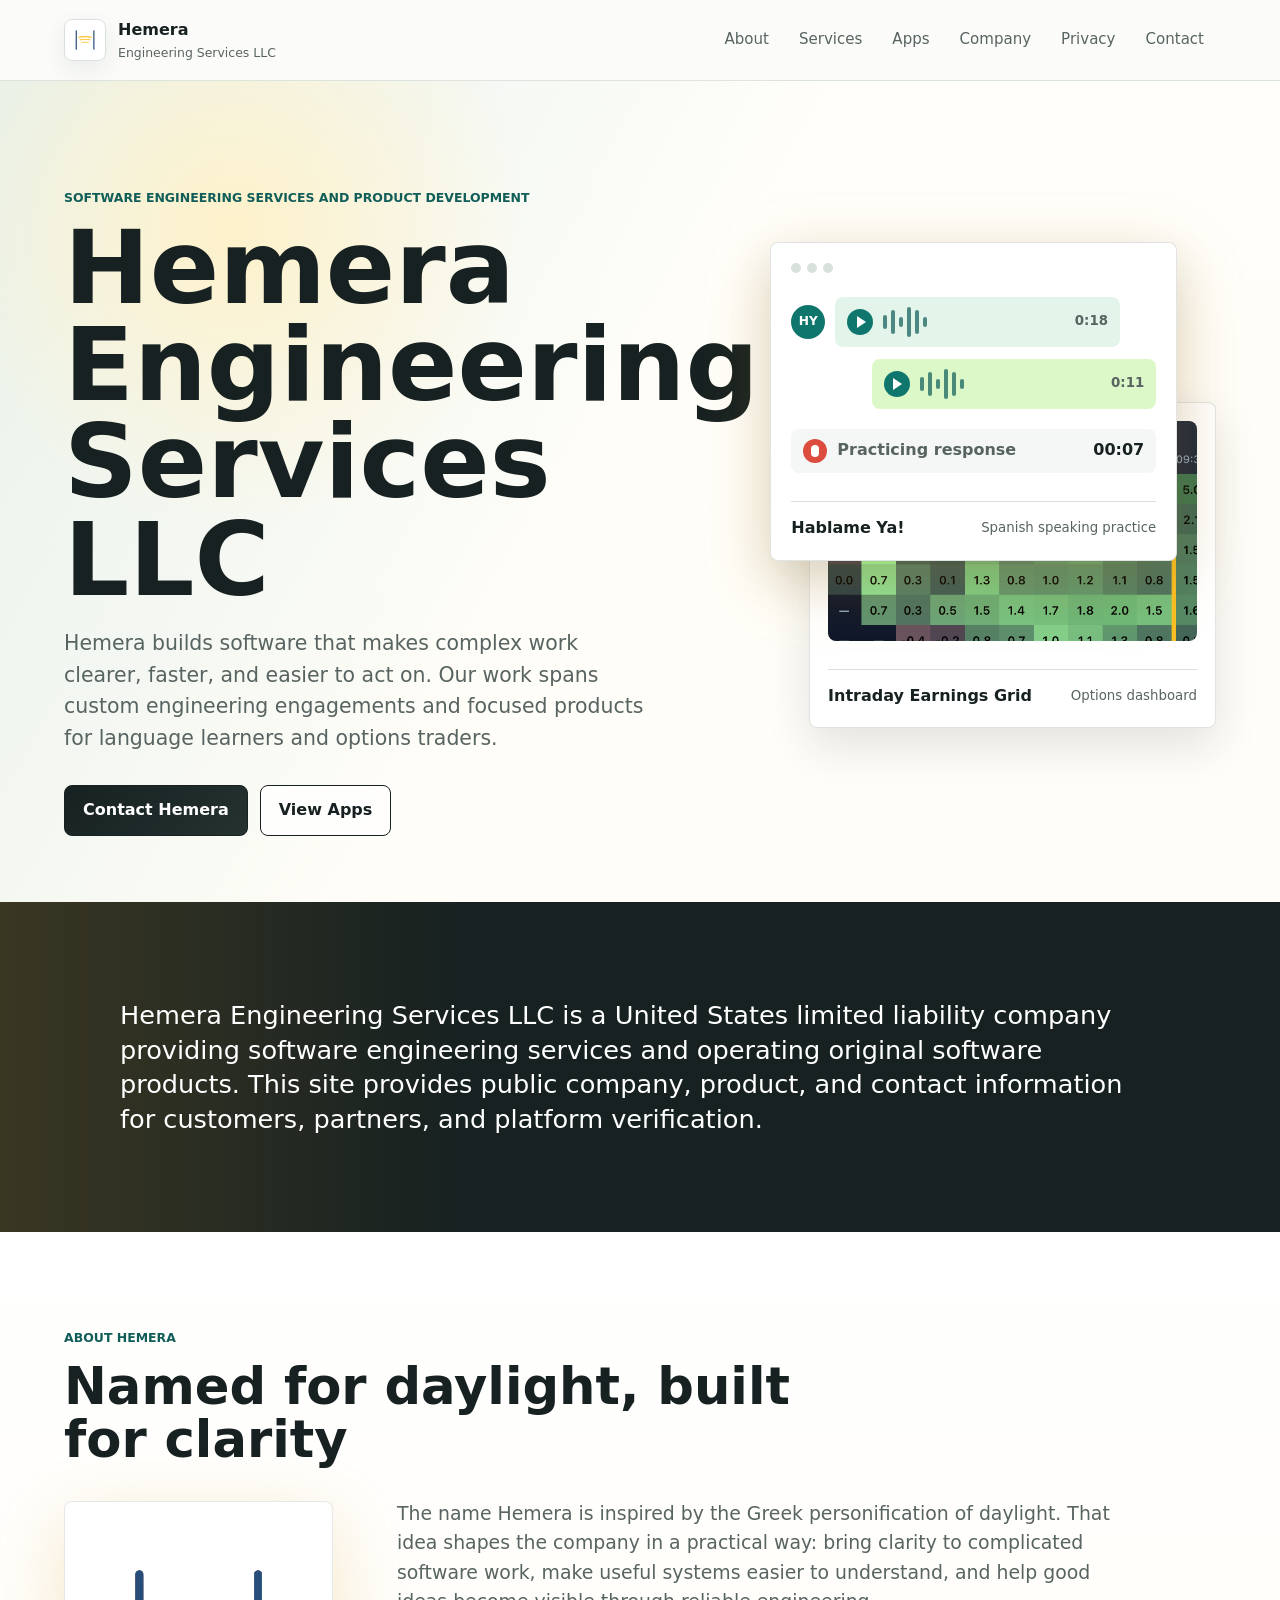
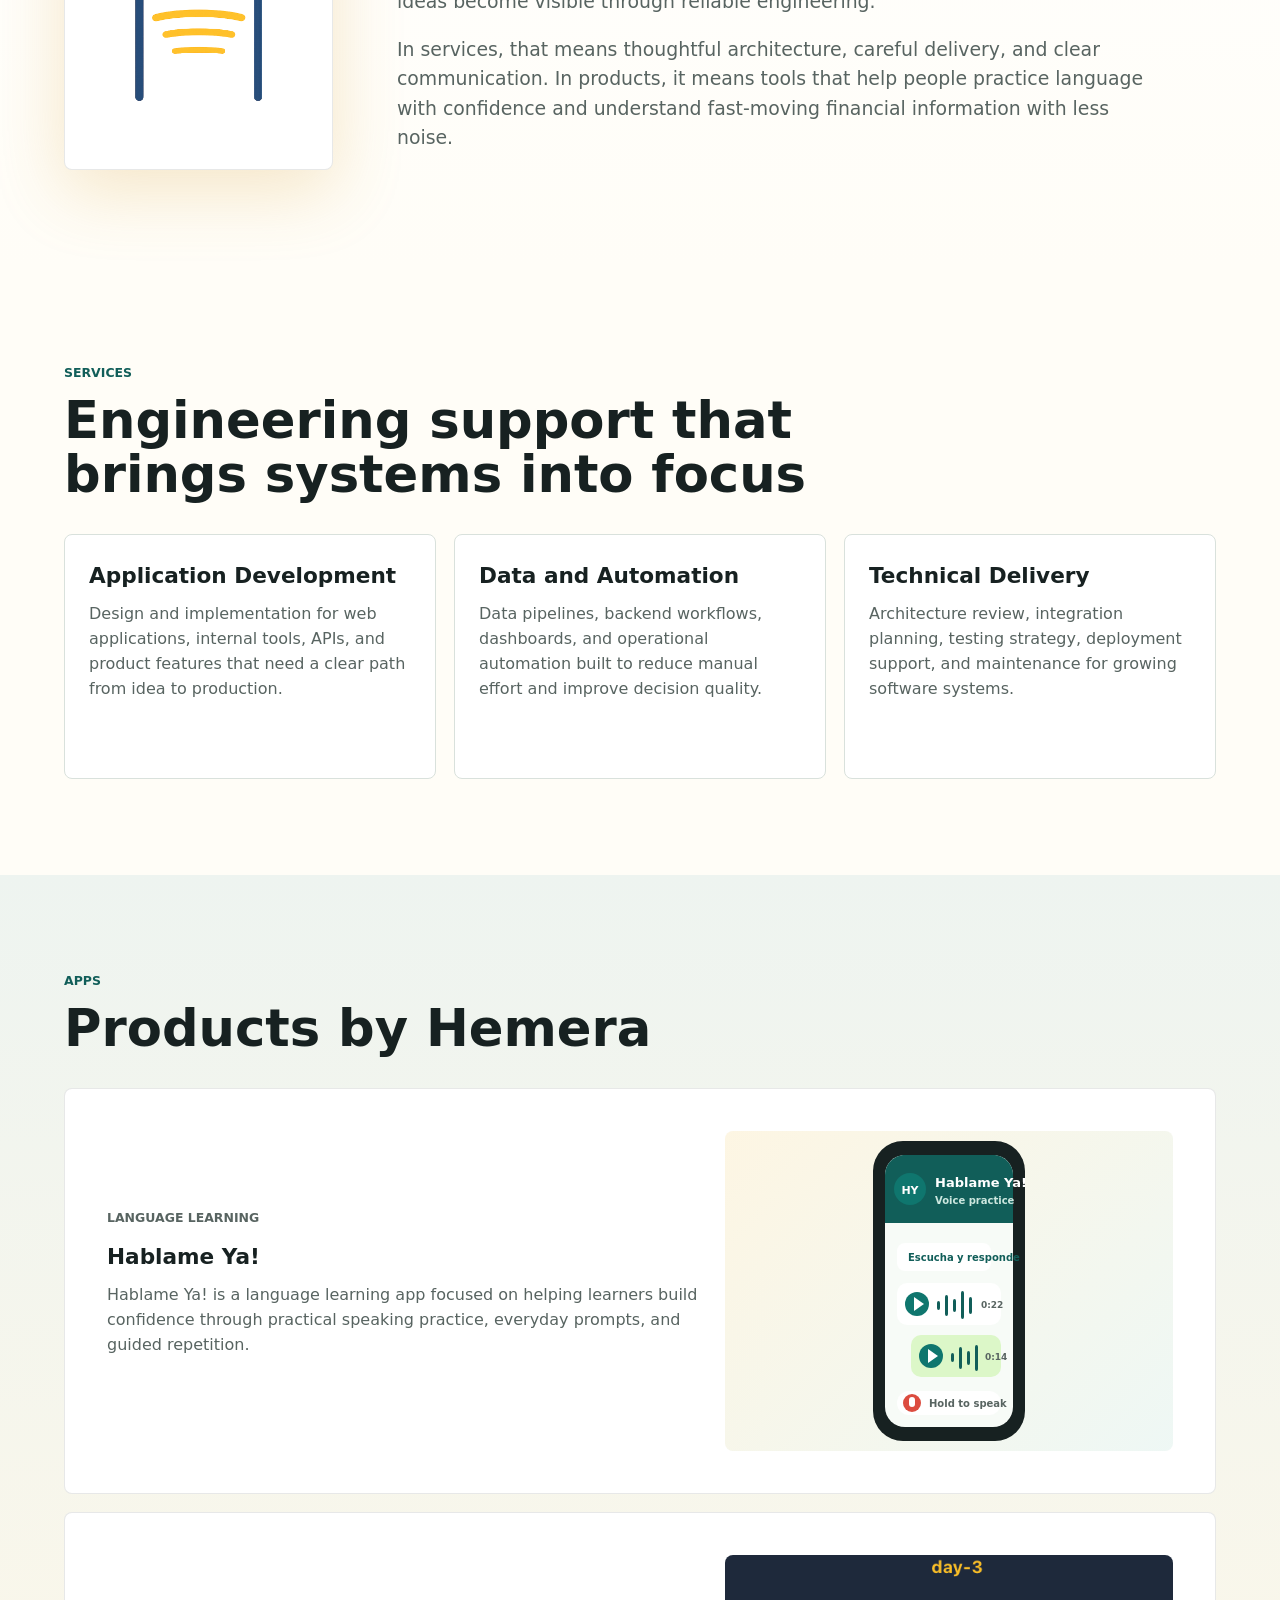
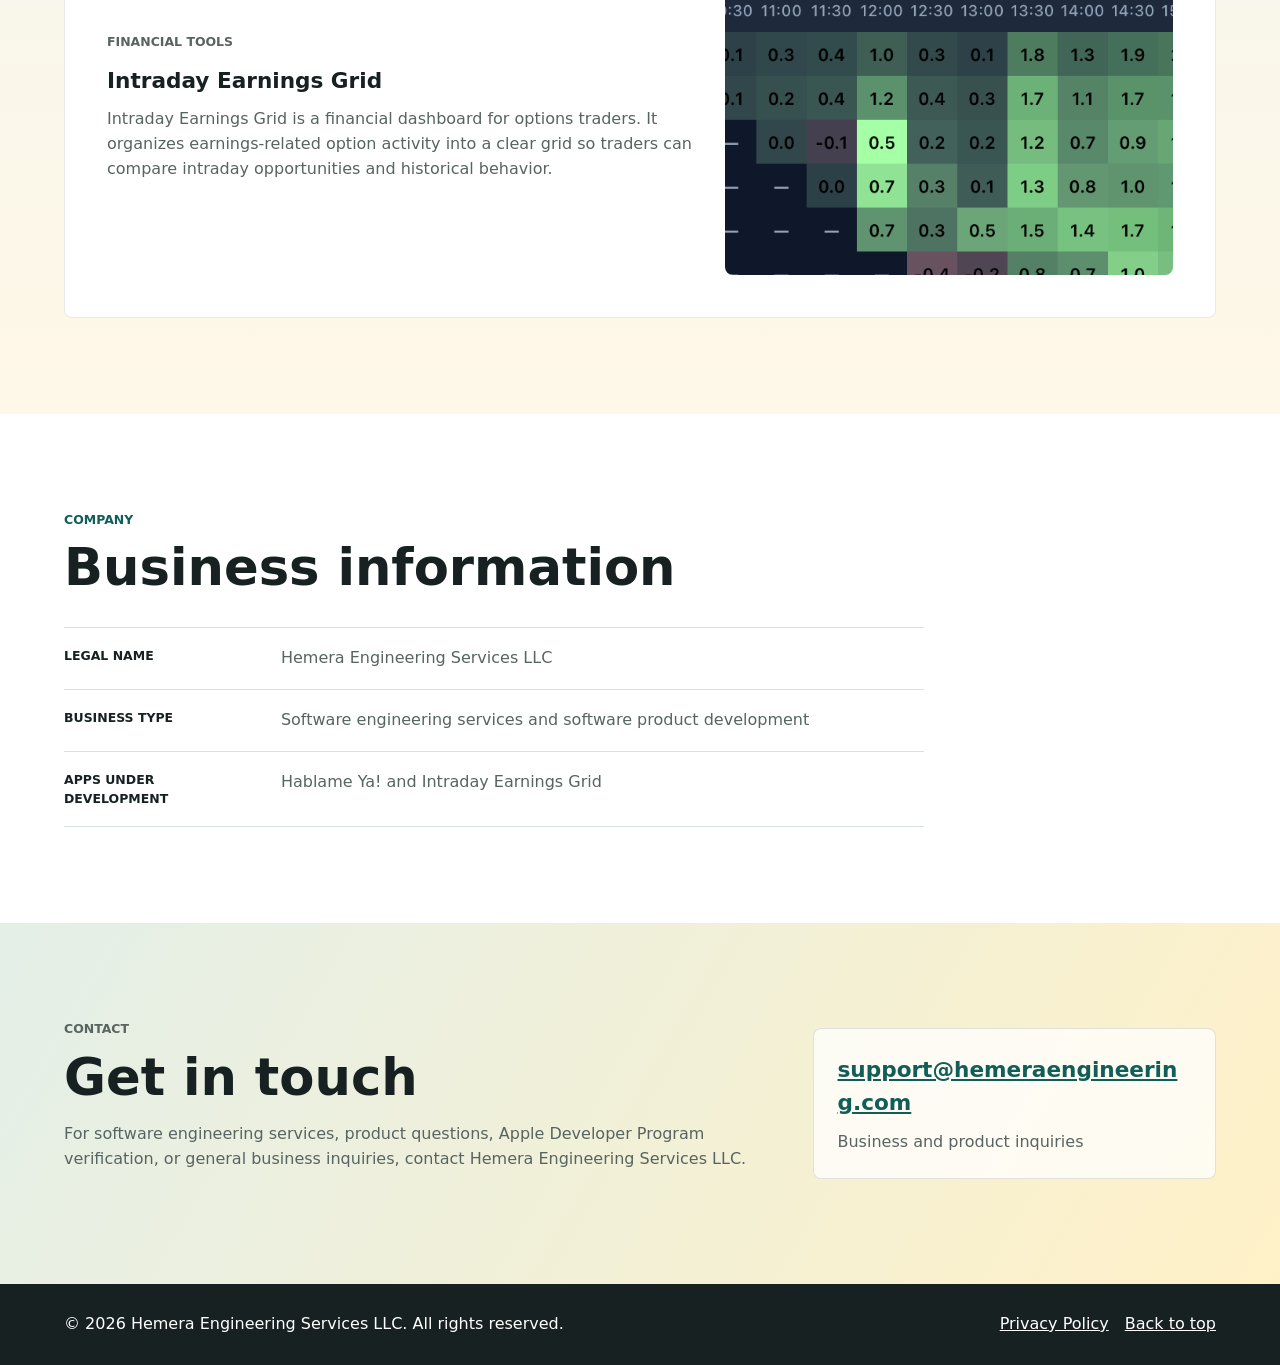
<file: index.html>
<!doctype html>
<html lang="en">
  <head>
    <meta charset="utf-8">
    <meta name="viewport" content="width=device-width, initial-scale=1">
    <title>Hemera Engineering Services LLC</title>
    <meta
      name="description"
      content="Hemera Engineering Services LLC provides software engineering services and builds Hablame Ya! and Intraday Earnings Grid."
    >
    <link rel="icon" href="assets/favicon.svg" type="image/svg+xml">
    <link rel="stylesheet" href="styles.css">
  </head>
  <body>
    <header class="site-header">
      <a class="brand" href="#top" aria-label="Hemera Engineering Services LLC home">
        <img class="brand-mark" src="assets/hemera-logo.png" alt="" width="42" height="42">
        <span>
          <strong>Hemera</strong>
          <small>Engineering Services LLC</small>
        </span>
      </a>
      <nav aria-label="Primary navigation">
        <a href="#about">About</a>
        <a href="#services">Services</a>
        <a href="#apps">Apps</a>
        <a href="#company">Company</a>
        <a href="privacy.html">Privacy</a>
        <a href="#contact">Contact</a>
      </nav>
    </header>

    <main id="top">
      <section class="hero" aria-labelledby="hero-title">
        <div class="hero-copy">
          <p class="eyebrow">Software engineering services and product development</p>
          <h1 id="hero-title">Hemera Engineering Services LLC</h1>
          <p class="hero-lede">
            Hemera builds software that makes complex work clearer, faster, and easier
            to act on. Our work spans custom engineering engagements and focused products
            for language learners and options traders.
          </p>
          <div class="hero-actions">
            <a class="button primary" href="#contact">Contact Hemera</a>
            <a class="button secondary" href="#apps">View Apps</a>
          </div>
        </div>

        <div class="hero-visual" aria-label="Product interface previews">
          <div class="device language-preview">
            <div class="device-bar">
              <span></span>
              <span></span>
              <span></span>
            </div>
            <div class="voice-thread">
              <div class="voice-row coach">
                <span class="avatar">HY</span>
                <div class="voice-bubble">
                  <span class="play-dot"></span>
                  <span class="waveform">
                    <i></i><i></i><i></i><i></i><i></i><i></i>
                  </span>
                  <small>0:18</small>
                </div>
              </div>
              <div class="voice-row learner">
                <div class="voice-bubble">
                  <span class="play-dot"></span>
                  <span class="waveform">
                    <i></i><i></i><i></i><i></i><i></i><i></i>
                  </span>
                  <small>0:11</small>
                </div>
              </div>
              <div class="recording-bar">
                <span class="mic-dot"></span>
                <span>Practicing response</span>
                <strong>00:07</strong>
              </div>
            </div>
            <div class="progress-strip">
              <strong>Hablame Ya!</strong>
              <small>Spanish speaking practice</small>
            </div>
          </div>
          <div class="device market-preview">
            <img
              class="market-preview-image"
              src="assets/ieg.png"
              alt="Intraday Earnings Grid dashboard"
              width="1652"
              height="974"
            />
            <div class="progress-strip">
              <strong>Intraday Earnings Grid</strong>
              <small>Options dashboard</small>
            </div>
          </div>
        </div>
      </section>

      <section class="section intro-band" aria-label="Company summary">
        <p>
          Hemera Engineering Services LLC is a United States limited liability company
          providing software engineering services and operating original software products.
          This site provides public company, product, and contact information for customers,
          partners, and platform verification.
        </p>
      </section>

      <section class="section about-section" id="about" aria-labelledby="about-title">
        <div class="section-heading">
          <p class="eyebrow">About Hemera</p>
          <h2 id="about-title">Named for daylight, built for clarity</h2>
        </div>
        <div class="about-layout">
          <div class="about-logo-wrap" aria-hidden="true">
            <img src="assets/hemera-logo.png" alt="" width="280" height="280">
          </div>
          <div class="about-copy">
            <p>
              The name Hemera is inspired by the Greek personification of daylight.
              That idea shapes the company in a practical way: bring clarity to complicated
              software work, make useful systems easier to understand, and help good ideas
              become visible through reliable engineering.
            </p>
            <p>
              In services, that means thoughtful architecture, careful delivery, and clear
              communication. In products, it means tools that help people practice language
              with confidence and understand fast-moving financial information with less noise.
            </p>
          </div>
        </div>
      </section>

      <section class="section" id="services" aria-labelledby="services-title">
        <div class="section-heading">
          <p class="eyebrow">Services</p>
          <h2 id="services-title">Engineering support that brings systems into focus</h2>
        </div>
        <div class="service-grid">
          <article>
            <h3>Application Development</h3>
            <p>
              Design and implementation for web applications, internal tools, APIs, and
              product features that need a clear path from idea to production.
            </p>
          </article>
          <article>
            <h3>Data and Automation</h3>
            <p>
              Data pipelines, backend workflows, dashboards, and operational automation
              built to reduce manual effort and improve decision quality.
            </p>
          </article>
          <article>
            <h3>Technical Delivery</h3>
            <p>
              Architecture review, integration planning, testing strategy, deployment
              support, and maintenance for growing software systems.
            </p>
          </article>
        </div>
      </section>

      <section class="section apps-section" id="apps" aria-labelledby="apps-title">
        <div class="section-heading">
          <p class="eyebrow">Apps</p>
          <h2 id="apps-title">Products by Hemera</h2>
        </div>

        <div class="app-list">
          <article class="app-panel">
            <div>
              <p class="app-kicker">Language Learning</p>
              <h3>Hablame Ya!</h3>
              <p>
                Hablame Ya! is a language learning app focused on helping learners build
                confidence through practical speaking practice, everyday prompts, and
                guided repetition.
              </p>
            </div>
            <div class="app-shot language-shot" aria-hidden="true">
              <svg class="voice-chat-illustration" viewBox="0 0 260 320" aria-hidden="true">
                <rect x="54" y="10" width="152" height="300" rx="30" fill="#172121"></rect>
                <rect x="66" y="24" width="128" height="272" rx="20" fill="#f7fbf7"></rect>
                <path d="M66 44c0-11 9-20 20-20h88c11 0 20 9 20 20v48H66V44z" fill="#115e59"></path>
                <circle cx="91" cy="58" r="16" fill="#0f766e"></circle>
                <text x="91" y="63" text-anchor="middle" fill="#fff" font-size="11" font-weight="800">HY</text>
                <text x="116" y="56" fill="#fff" font-size="13" font-weight="800">Hablame Ya!</text>
                <text x="116" y="73" fill="#cce7df" font-size="10" font-weight="700">Voice practice</text>

                <rect x="78" y="112" width="94" height="28" rx="8" fill="#fff"></rect>
                <text x="89" y="130" fill="#115e59" font-size="10" font-weight="800">Escucha y responde</text>

                <rect x="78" y="152" width="104" height="42" rx="10" fill="#fff"></rect>
                <circle cx="98" cy="173" r="12" fill="#0f766e"></circle>
                <path d="M95 166l10 7-10 7z" fill="#fff"></path>
                <rect x="118" y="170" width="3" height="9" rx="2" fill="#115e59"></rect>
                <rect x="126" y="164" width="3" height="21" rx="2" fill="#115e59"></rect>
                <rect x="134" y="168" width="3" height="13" rx="2" fill="#115e59"></rect>
                <rect x="142" y="160" width="3" height="28" rx="2" fill="#115e59"></rect>
                <rect x="150" y="166" width="3" height="17" rx="2" fill="#115e59"></rect>
                <text x="162" y="177" fill="#586461" font-size="9" font-weight="800">0:22</text>

                <rect x="92" y="204" width="90" height="42" rx="10" fill="#dcf7c8"></rect>
                <circle cx="112" cy="225" r="12" fill="#0f766e"></circle>
                <path d="M109 218l10 7-10 7z" fill="#fff"></path>
                <rect x="132" y="222" width="3" height="9" rx="2" fill="#115e59"></rect>
                <rect x="140" y="216" width="3" height="22" rx="2" fill="#115e59"></rect>
                <rect x="148" y="220" width="3" height="14" rx="2" fill="#115e59"></rect>
                <rect x="156" y="214" width="3" height="26" rx="2" fill="#115e59"></rect>
                <text x="166" y="229" fill="#586461" font-size="9" font-weight="800">0:14</text>

                <rect x="78" y="260" width="104" height="24" rx="12" fill="#fff"></rect>
                <circle cx="93" cy="272" r="9" fill="#dc4c3f"></circle>
                <rect x="90" y="266" width="6" height="10" rx="3" fill="#fff"></rect>
                <text x="110" y="276" fill="#586461" font-size="10" font-weight="800">Hold to speak</text>
              </svg>
            </div>
          </article>

          <article class="app-panel">
            <div>
              <p class="app-kicker">Financial Tools</p>
              <h3>Intraday Earnings Grid</h3>
              <p>
                Intraday Earnings Grid is a financial dashboard for options traders. It
                organizes earnings-related option activity into a clear grid so traders can
                compare intraday opportunities and historical behavior.
              </p>
            </div>
            <div class="app-shot dashboard-shot">
              <img
                src="assets/ieg.png"
                alt="Intraday Earnings Grid dashboard"
                loading="lazy"
                width="1652"
                height="974"
              />
            </div>
          </article>
        </div>
      </section>

      <section class="section company-section" id="company" aria-labelledby="company-title">
        <div class="section-heading">
          <p class="eyebrow">Company</p>
          <h2 id="company-title">Business information</h2>
        </div>
        <dl class="company-facts">
          <div>
            <dt>Legal name</dt>
            <dd>Hemera Engineering Services LLC</dd>
          </div>
          <div>
            <dt>Business type</dt>
            <dd>Software engineering services and software product development</dd>
          </div>
          <div>
            <dt>Apps under development</dt>
            <dd>Hablame Ya! and Intraday Earnings Grid</dd>
          </div>
        </dl>
      </section>

      <section class="section contact-section" id="contact" aria-labelledby="contact-title">
        <div>
          <p class="eyebrow">Contact</p>
          <h2 id="contact-title">Get in touch</h2>
          <p>
            For software engineering services, product questions, Apple Developer Program
            verification, or general business inquiries, contact Hemera Engineering Services LLC.
          </p>
        </div>
        <address>
          <a href="mailto:support@hemeraengineering.com">support@hemeraengineering.com</a>
          <span>Business and product inquiries</span>
        </address>
      </section>
    </main>

    <footer class="site-footer">
      <p>&copy; <span id="year">2026</span> Hemera Engineering Services LLC. All rights reserved.</p>
      <div class="footer-links">
        <a href="privacy.html">Privacy Policy</a>
        <a href="#top">Back to top</a>
      </div>
    </footer>
  </body>
</html>
</file>
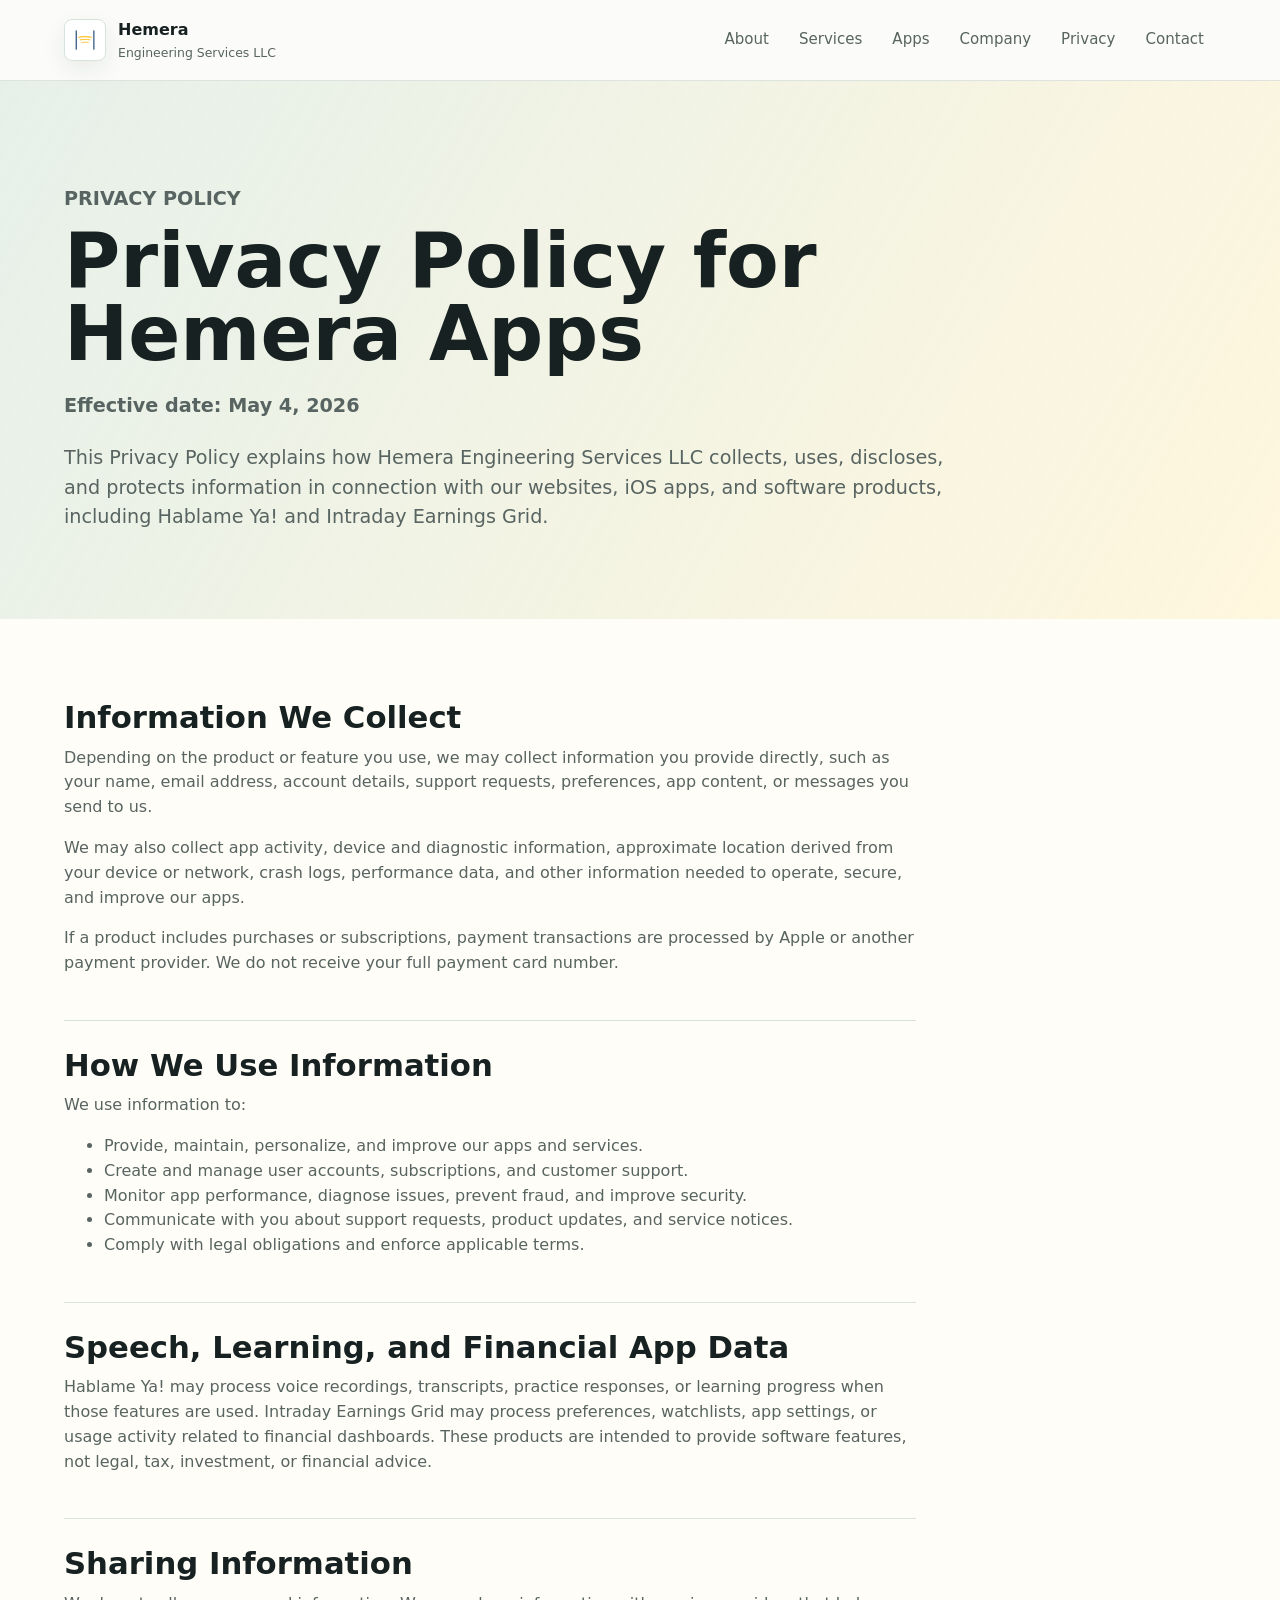
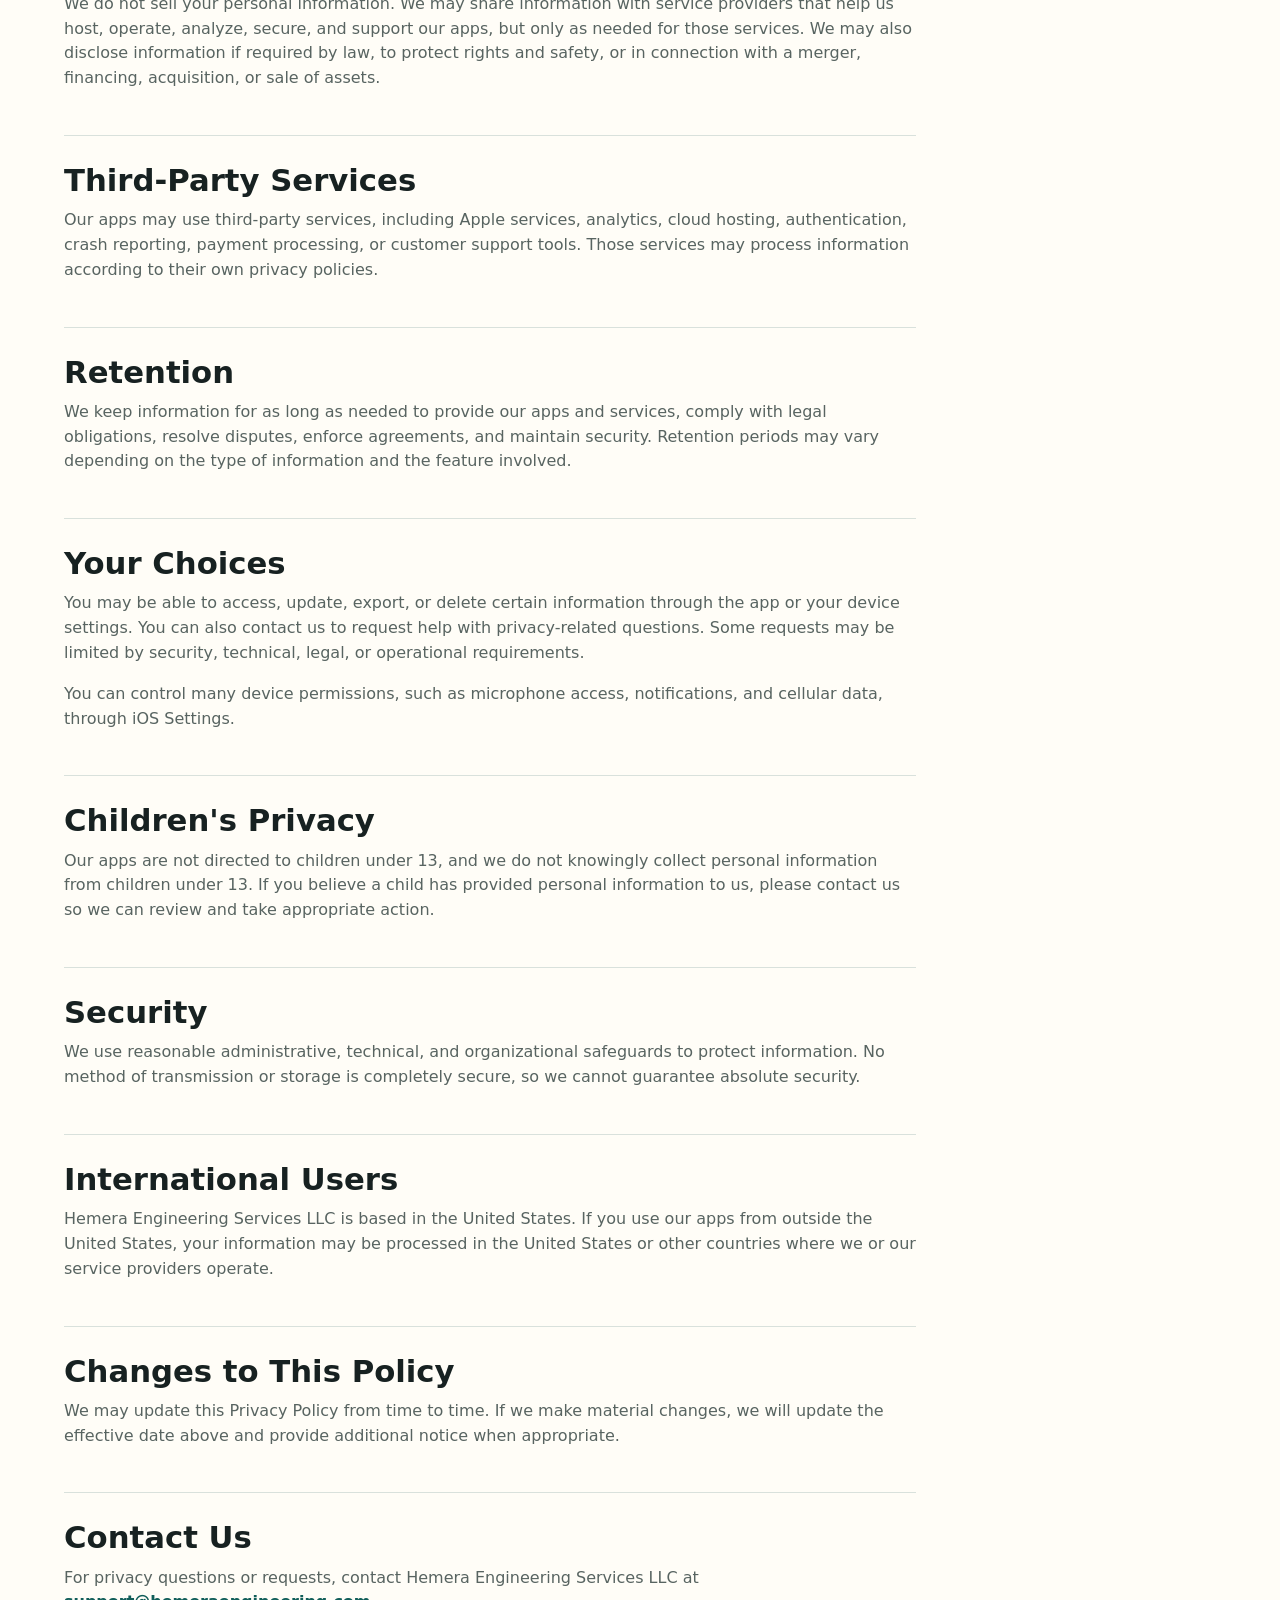
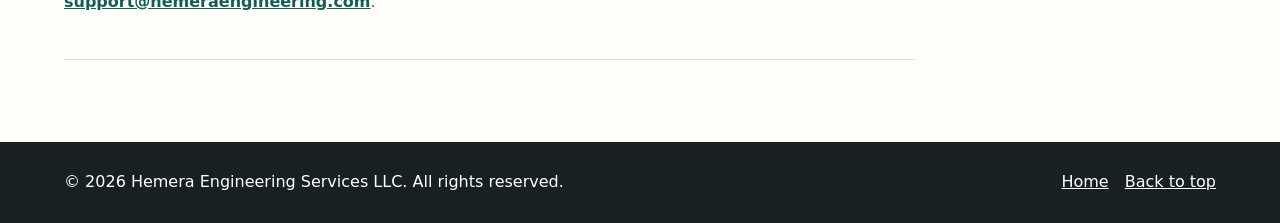
<file: privacy.html>
<!doctype html>
<html lang="en">
  <head>
    <meta charset="utf-8">
    <meta name="viewport" content="width=device-width, initial-scale=1">
    <title>Privacy Policy | Hemera Engineering Services LLC</title>
    <meta
      name="description"
      content="Privacy Policy for iOS apps and software products operated by Hemera Engineering Services LLC."
    >
    <link rel="icon" href="assets/favicon.svg" type="image/svg+xml">
    <link rel="stylesheet" href="styles.css">
  </head>
  <body>
    <header class="site-header">
      <a class="brand" href="index.html#top" aria-label="Hemera Engineering Services LLC home">
        <img class="brand-mark" src="assets/hemera-logo.png" alt="" width="42" height="42">
        <span>
          <strong>Hemera</strong>
          <small>Engineering Services LLC</small>
        </span>
      </a>
      <nav aria-label="Primary navigation">
        <a href="index.html#about">About</a>
        <a href="index.html#services">Services</a>
        <a href="index.html#apps">Apps</a>
        <a href="index.html#company">Company</a>
        <a href="privacy.html" aria-current="page">Privacy</a>
        <a href="index.html#contact">Contact</a>
      </nav>
    </header>

    <main id="top">
      <section class="legal-hero" aria-labelledby="privacy-title">
        <p class="eyebrow">Privacy Policy</p>
        <h1 id="privacy-title">Privacy Policy for Hemera Apps</h1>
        <p class="legal-updated">Effective date: May 4, 2026</p>
        <p>
          This Privacy Policy explains how Hemera Engineering Services LLC collects, uses,
          discloses, and protects information in connection with our websites, iOS apps,
          and software products, including Hablame Ya! and Intraday Earnings Grid.
        </p>
      </section>

      <section class="legal-content" aria-label="Privacy policy details">
        <article>
          <h2>Information We Collect</h2>
          <p>
            Depending on the product or feature you use, we may collect information you
            provide directly, such as your name, email address, account details, support
            requests, preferences, app content, or messages you send to us.
          </p>
          <p>
            We may also collect app activity, device and diagnostic information, approximate
            location derived from your device or network, crash logs, performance data, and
            other information needed to operate, secure, and improve our apps.
          </p>
          <p>
            If a product includes purchases or subscriptions, payment transactions are
            processed by Apple or another payment provider. We do not receive your full
            payment card number.
          </p>
        </article>

        <article>
          <h2>How We Use Information</h2>
          <p>We use information to:</p>
          <ul>
            <li>Provide, maintain, personalize, and improve our apps and services.</li>
            <li>Create and manage user accounts, subscriptions, and customer support.</li>
            <li>Monitor app performance, diagnose issues, prevent fraud, and improve security.</li>
            <li>Communicate with you about support requests, product updates, and service notices.</li>
            <li>Comply with legal obligations and enforce applicable terms.</li>
          </ul>
        </article>

        <article>
          <h2>Speech, Learning, and Financial App Data</h2>
          <p>
            Hablame Ya! may process voice recordings, transcripts, practice responses, or
            learning progress when those features are used. Intraday Earnings Grid may
            process preferences, watchlists, app settings, or usage activity related to
            financial dashboards. These products are intended to provide software features,
            not legal, tax, investment, or financial advice.
          </p>
        </article>

        <article>
          <h2>Sharing Information</h2>
          <p>
            We do not sell your personal information. We may share information with service
            providers that help us host, operate, analyze, secure, and support our apps, but
            only as needed for those services. We may also disclose information if required
            by law, to protect rights and safety, or in connection with a merger, financing,
            acquisition, or sale of assets.
          </p>
        </article>

        <article>
          <h2>Third-Party Services</h2>
          <p>
            Our apps may use third-party services, including Apple services, analytics,
            cloud hosting, authentication, crash reporting, payment processing, or customer
            support tools. Those services may process information according to their own
            privacy policies.
          </p>
        </article>

        <article>
          <h2>Retention</h2>
          <p>
            We keep information for as long as needed to provide our apps and services,
            comply with legal obligations, resolve disputes, enforce agreements, and
            maintain security. Retention periods may vary depending on the type of
            information and the feature involved.
          </p>
        </article>

        <article>
          <h2>Your Choices</h2>
          <p>
            You may be able to access, update, export, or delete certain information through
            the app or your device settings. You can also contact us to request help with
            privacy-related questions. Some requests may be limited by security, technical,
            legal, or operational requirements.
          </p>
          <p>
            You can control many device permissions, such as microphone access, notifications,
            and cellular data, through iOS Settings.
          </p>
        </article>

        <article>
          <h2>Children's Privacy</h2>
          <p>
            Our apps are not directed to children under 13, and we do not knowingly collect
            personal information from children under 13. If you believe a child has provided
            personal information to us, please contact us so we can review and take
            appropriate action.
          </p>
        </article>

        <article>
          <h2>Security</h2>
          <p>
            We use reasonable administrative, technical, and organizational safeguards to
            protect information. No method of transmission or storage is completely secure,
            so we cannot guarantee absolute security.
          </p>
        </article>

        <article>
          <h2>International Users</h2>
          <p>
            Hemera Engineering Services LLC is based in the United States. If you use our
            apps from outside the United States, your information may be processed in the
            United States or other countries where we or our service providers operate.
          </p>
        </article>

        <article>
          <h2>Changes to This Policy</h2>
          <p>
            We may update this Privacy Policy from time to time. If we make material
            changes, we will update the effective date above and provide additional notice
            when appropriate.
          </p>
        </article>

        <article>
          <h2>Contact Us</h2>
          <p>
            For privacy questions or requests, contact Hemera Engineering Services LLC at
            <a href="mailto:support@hemeraengineering.com">support@hemeraengineering.com</a>.
          </p>
        </article>
      </section>
    </main>

    <footer class="site-footer">
      <p>&copy; <span id="year">2026</span> Hemera Engineering Services LLC. All rights reserved.</p>
      <div class="footer-links">
        <a href="index.html#top">Home</a>
        <a href="#top">Back to top</a>
      </div>
    </footer>
  </body>
</html>
</file>
<file: styles.css>
:root {
  color-scheme: light;
  --ink: #172121;
  --muted: #586461;
  --line: #d9e1dc;
  --paper: #fffdf7;
  --panel: #ffffff;
  --sage: #e4efe8;
  --teal: #0f766e;
  --teal-dark: #115e59;
  --gold: #d79a2b;
  --gold-soft: #fff1c7;
  --sky: #dcecff;
  --red: #dc4c3f;
  --shadow: 0 18px 45px rgba(23, 33, 33, 0.12);
  --glow: 0 20px 70px rgba(215, 154, 43, 0.24);
}

* {
  box-sizing: border-box;
}

html {
  scroll-behavior: smooth;
}

body {
  margin: 0;
  background: var(--paper);
  color: var(--ink);
  font-family:
    Inter, ui-sans-serif, system-ui, -apple-system, BlinkMacSystemFont, "Segoe UI",
    sans-serif;
  line-height: 1.55;
}

a {
  color: inherit;
}

.site-header {
  position: sticky;
  top: 0;
  z-index: 10;
  display: flex;
  align-items: center;
  justify-content: space-between;
  gap: 24px;
  padding: 18px clamp(20px, 5vw, 72px);
  border-bottom: 1px solid rgba(217, 225, 220, 0.85);
  background: rgba(251, 252, 249, 0.92);
  backdrop-filter: blur(18px);
}

.brand {
  display: inline-flex;
  align-items: center;
  gap: 12px;
  min-width: 220px;
  text-decoration: none;
}

.brand-mark {
  width: 42px;
  height: 42px;
  border: 1px solid var(--line);
  border-radius: 8px;
  background: #fff;
  box-shadow: 0 8px 22px rgba(23, 33, 33, 0.08);
  object-fit: cover;
}

.brand strong,
.brand small {
  display: block;
}

.brand small {
  color: var(--muted);
  font-size: 0.78rem;
}

nav {
  display: flex;
  flex-wrap: wrap;
  justify-content: flex-end;
  gap: 6px;
}

nav a {
  min-height: 38px;
  padding: 8px 12px;
  border-radius: 8px;
  color: var(--muted);
  font-size: 0.94rem;
  text-decoration: none;
}

nav a:hover {
  background: var(--sage);
  color: var(--ink);
}

.hero {
  display: grid;
  grid-template-columns: minmax(0, 1fr) minmax(320px, 0.82fr);
  align-items: center;
  gap: clamp(32px, 6vw, 82px);
  min-height: calc(100vh - 79px);
  padding: clamp(48px, 8vw, 96px) clamp(20px, 5vw, 72px) 56px;
  background:
    radial-gradient(circle at 18% 18%, rgba(255, 241, 199, 0.92), transparent 24%),
    linear-gradient(120deg, rgba(228, 239, 232, 0.88), rgba(255, 253, 247, 0.65) 48%),
    linear-gradient(180deg, #fff, var(--paper));
}

.hero-copy {
  max-width: 760px;
}

.eyebrow,
.app-kicker {
  margin: 0 0 12px;
  color: var(--teal-dark);
  font-size: 0.78rem;
  font-weight: 800;
  letter-spacing: 0;
  text-transform: uppercase;
}

h1,
h2,
h3,
p {
  margin-top: 0;
}

h1 {
  max-width: 780px;
  margin-bottom: 20px;
  font-size: clamp(3rem, 8vw, 6.8rem);
  line-height: 0.95;
  letter-spacing: 0;
}

h2 {
  margin-bottom: 18px;
  font-size: clamp(2rem, 4vw, 3.4rem);
  line-height: 1.05;
  letter-spacing: 0;
}

h3 {
  margin-bottom: 10px;
  font-size: 1.35rem;
}

.hero-lede {
  max-width: 680px;
  color: var(--muted);
  font-size: clamp(1.06rem, 2vw, 1.28rem);
}

.hero-actions {
  display: flex;
  flex-wrap: wrap;
  gap: 12px;
  margin-top: 30px;
}

.button {
  display: inline-flex;
  align-items: center;
  justify-content: center;
  min-height: 48px;
  padding: 12px 18px;
  border: 1px solid var(--ink);
  border-radius: 8px;
  font-weight: 800;
  text-decoration: none;
}

.button.primary {
  background: linear-gradient(135deg, var(--ink), #243230);
  color: #fff;
}

.button.secondary {
  background: rgba(255, 255, 255, 0.78);
}

.hero-visual {
  position: relative;
  min-height: 540px;
}

.device {
  position: absolute;
  width: min(84%, 440px);
  border: 1px solid rgba(23, 33, 33, 0.12);
  border-radius: 8px;
  background: var(--panel);
  box-shadow: var(--shadow);
}

.language-preview {
  top: 0;
  right: 8%;
  z-index: 2;
  padding: 20px;
  box-shadow: var(--shadow), var(--glow);
}

.market-preview {
  right: 0;
  bottom: 54px;
  z-index: 1;
  padding: 18px;
}

.device-bar {
  display: flex;
  gap: 6px;
  margin-bottom: 24px;
}

.device-bar span {
  width: 10px;
  height: 10px;
  border-radius: 50%;
  background: var(--line);
}

.voice-thread {
  display: grid;
  gap: 12px;
}

.voice-row {
  display: flex;
  align-items: center;
  gap: 10px;
}

.voice-row.learner {
  justify-content: flex-end;
}

.avatar {
  display: grid;
  flex: 0 0 auto;
  width: 34px;
  height: 34px;
  place-items: center;
  border-radius: 50%;
  background: var(--teal);
  color: #fff;
  font-size: 0.76rem;
  font-weight: 900;
}

.voice-bubble {
  display: flex;
  align-items: center;
  gap: 10px;
  width: min(78%, 300px);
  min-height: 48px;
  padding: 10px 12px;
  border-radius: 8px;
  background: #e3f4eb;
  color: var(--teal-dark);
}

.voice-row.learner .voice-bubble {
  background: #dcf7c8;
}

.play-dot,
.mic-dot {
  display: grid;
  flex: 0 0 auto;
  width: 26px;
  height: 26px;
  place-items: center;
  border-radius: 50%;
  background: var(--teal);
}

.play-dot::before {
  width: 0;
  height: 0;
  margin-left: 2px;
  border-top: 6px solid transparent;
  border-bottom: 6px solid transparent;
  border-left: 9px solid #fff;
  content: "";
}

.waveform {
  display: flex;
  flex: 1;
  align-items: center;
  gap: 4px;
  min-width: 86px;
}

.waveform i {
  width: 4px;
  height: 14px;
  border-radius: 999px;
  background: currentColor;
  opacity: 0.72;
}

.waveform i:nth-child(2),
.waveform i:nth-child(5) {
  height: 24px;
}

.waveform i:nth-child(3),
.waveform i:nth-child(6) {
  height: 10px;
}

.waveform i:nth-child(4),
.waveform i:nth-child(7) {
  height: 30px;
}

.voice-bubble small {
  color: var(--muted);
  font-weight: 800;
}

.recording-bar {
  display: flex;
  align-items: center;
  gap: 10px;
  min-height: 44px;
  margin-top: 8px;
  padding: 9px 12px;
  border-radius: 8px;
  background: #f4f7f5;
  color: var(--muted);
  font-weight: 800;
}

.recording-bar strong {
  margin-left: auto;
  color: var(--ink);
}

.mic-dot {
  width: 24px;
  height: 24px;
  background: var(--red);
}

.mic-dot::before {
  width: 8px;
  height: 12px;
  border-radius: 999px;
  background: #fff;
  content: "";
}

.progress-strip {
  display: flex;
  align-items: center;
  justify-content: space-between;
  gap: 16px;
  margin-top: 28px;
  padding-top: 14px;
  border-top: 1px solid var(--line);
}

.progress-strip small {
  color: var(--muted);
  text-align: right;
}

.market-preview-image {
  display: block;
  width: 100%;
  height: 220px;
  border-radius: 8px;
  object-fit: cover;
  object-position: 86% 14%;
}

.section {
  padding: clamp(54px, 8vw, 96px) clamp(20px, 5vw, 72px);
}

.intro-band {
  background:
    linear-gradient(90deg, rgba(215, 154, 43, 0.18), transparent 36%),
    var(--ink);
  color: #fff;
}

.intro-band p {
  max-width: 1040px;
  margin: 0 auto;
  font-size: clamp(1.2rem, 2vw, 1.75rem);
  line-height: 1.35;
}

.section-heading {
  max-width: 760px;
  margin-bottom: 32px;
}

.about-section {
  background:
    linear-gradient(180deg, #fff, var(--paper));
}

.about-layout {
  display: grid;
  grid-template-columns: minmax(220px, 0.36fr) minmax(0, 1fr);
  gap: clamp(28px, 5vw, 64px);
  align-items: center;
  max-width: 1080px;
}

.about-copy {
  max-width: 760px;
}

.about-copy p {
  color: var(--muted);
  font-size: clamp(1.04rem, 1.6vw, 1.18rem);
}

.about-logo-wrap {
  display: flex;
  align-items: center;
  justify-content: center;
  width: min(100%, 280px);
  aspect-ratio: 1;
  border: 1px solid rgba(23, 33, 33, 0.1);
  border-radius: 8px;
  background: #fff;
  box-shadow: var(--glow);
  overflow: hidden;
}

.about-logo-wrap img {
  display: block;
  width: 100%;
  height: 100%;
  object-fit: cover;
}

.service-grid {
  display: grid;
  grid-template-columns: repeat(3, 1fr);
  gap: 18px;
}

.service-grid article {
  min-height: 245px;
  padding: 24px;
  border: 1px solid var(--line);
  border-radius: 8px;
  background: var(--panel);
}

.service-grid p,
.app-panel p,
.contact-section p,
.company-facts dd {
  color: var(--muted);
}

.apps-section {
  background:
    linear-gradient(180deg, #eef4f0, #fff8e8);
}

.app-list {
  display: grid;
  gap: 18px;
}

.app-panel {
  display: grid;
  grid-template-columns: minmax(0, 0.95fr) minmax(280px, 0.72fr);
  align-items: center;
  gap: 28px;
  padding: clamp(24px, 4vw, 42px);
  border: 1px solid rgba(23, 33, 33, 0.1);
  border-radius: 8px;
  background: var(--panel);
}

.app-shot {
  min-height: 320px;
  border-radius: 8px;
  background: #f8faf8;
  overflow: hidden;
}

.language-shot {
  display: flex;
  align-items: center;
  justify-content: center;
  background:
    linear-gradient(135deg, rgba(255, 244, 219, 0.72), rgba(236, 247, 244, 0.82)),
    #f8faf8;
}

.voice-chat-illustration {
  display: block;
  width: min(86%, 260px);
  height: auto;
}

.dashboard-shot img {
  display: block;
  width: 100%;
  height: 100%;
  min-height: 320px;
  object-fit: cover;
  object-position: left top;
}

.company-section {
  background: #fff;
}

.company-facts {
  display: grid;
  gap: 0;
  max-width: 860px;
  margin: 0;
  border-top: 1px solid var(--line);
}

.company-facts div {
  display: grid;
  grid-template-columns: minmax(180px, 0.3fr) minmax(0, 1fr);
  gap: 24px;
  padding: 18px 0;
  border-bottom: 1px solid var(--line);
}

.company-facts dt {
  font-size: 0.78rem;
  font-weight: 800;
  text-transform: uppercase;
}

.company-facts dd {
  margin: 0;
}

.contact-section {
  display: grid;
  grid-template-columns: minmax(0, 1fr) minmax(280px, 0.56fr);
  gap: 28px;
  align-items: center;
  background:
    linear-gradient(120deg, var(--sage), var(--gold-soft));
}

address {
  display: grid;
  gap: 10px;
  padding: 24px;
  border: 1px solid rgba(23, 33, 33, 0.12);
  border-radius: 8px;
  background: rgba(255, 255, 255, 0.74);
  font-style: normal;
}

address a {
  color: var(--teal-dark);
  font-size: clamp(1.08rem, 2vw, 1.35rem);
  font-weight: 900;
  overflow-wrap: anywhere;
}

address span {
  color: var(--muted);
}

.site-footer {
  display: flex;
  justify-content: space-between;
  gap: 18px;
  padding: 28px clamp(20px, 5vw, 72px);
  background: var(--ink);
  color: #fff;
}

.site-footer p {
  margin: 0;
}

.footer-links {
  display: flex;
  flex-wrap: wrap;
  gap: 16px;
}

.legal-hero {
  padding: clamp(54px, 8vw, 104px) clamp(20px, 5vw, 72px) clamp(36px, 6vw, 68px);
  background:
    linear-gradient(120deg, rgba(228, 239, 232, 0.92), rgba(255, 241, 199, 0.6)),
    #fff;
}

.legal-hero h1 {
  max-width: 980px;
  font-size: clamp(2.5rem, 6vw, 5.5rem);
}

.legal-hero p {
  max-width: 900px;
  color: var(--muted);
  font-size: clamp(1.04rem, 1.8vw, 1.2rem);
}

.legal-updated {
  margin-bottom: 22px;
  color: var(--teal-dark);
  font-weight: 800;
}

.legal-content {
  display: grid;
  gap: 28px;
  max-width: 980px;
  padding: clamp(42px, 7vw, 82px) clamp(20px, 5vw, 72px);
}

.legal-content article {
  padding-bottom: 28px;
  border-bottom: 1px solid var(--line);
}

.legal-content h2 {
  margin-bottom: 12px;
  font-size: clamp(1.45rem, 2.4vw, 2.1rem);
}

.legal-content p,
.legal-content li {
  color: var(--muted);
}

.legal-content a {
  color: var(--teal-dark);
  font-weight: 800;
}

@media (max-width: 900px) {
  .hero,
  .app-panel,
  .about-layout,
  .contact-section {
    grid-template-columns: 1fr;
  }

  .site-header {
    align-items: flex-start;
    flex-direction: column;
  }

  .hero {
    min-height: auto;
  }

  .hero-visual {
    min-height: 620px;
  }

  .service-grid {
    grid-template-columns: 1fr;
  }

  .company-facts div {
    grid-template-columns: 1fr;
    gap: 6px;
  }
}

@media (max-width: 620px) {
  .site-header {
    position: static;
  }

  .brand {
    min-width: 0;
  }

  nav {
    justify-content: flex-start;
  }

  .hero-visual {
    min-height: 560px;
  }

  .device {
    width: 96%;
  }

  .language-preview {
    right: 0;
  }

  .market-preview {
    left: 0;
  }

  .progress-strip,
  .site-footer {
    align-items: flex-start;
    flex-direction: column;
  }

  .progress-strip small {
    text-align: left;
  }
}
</file>
